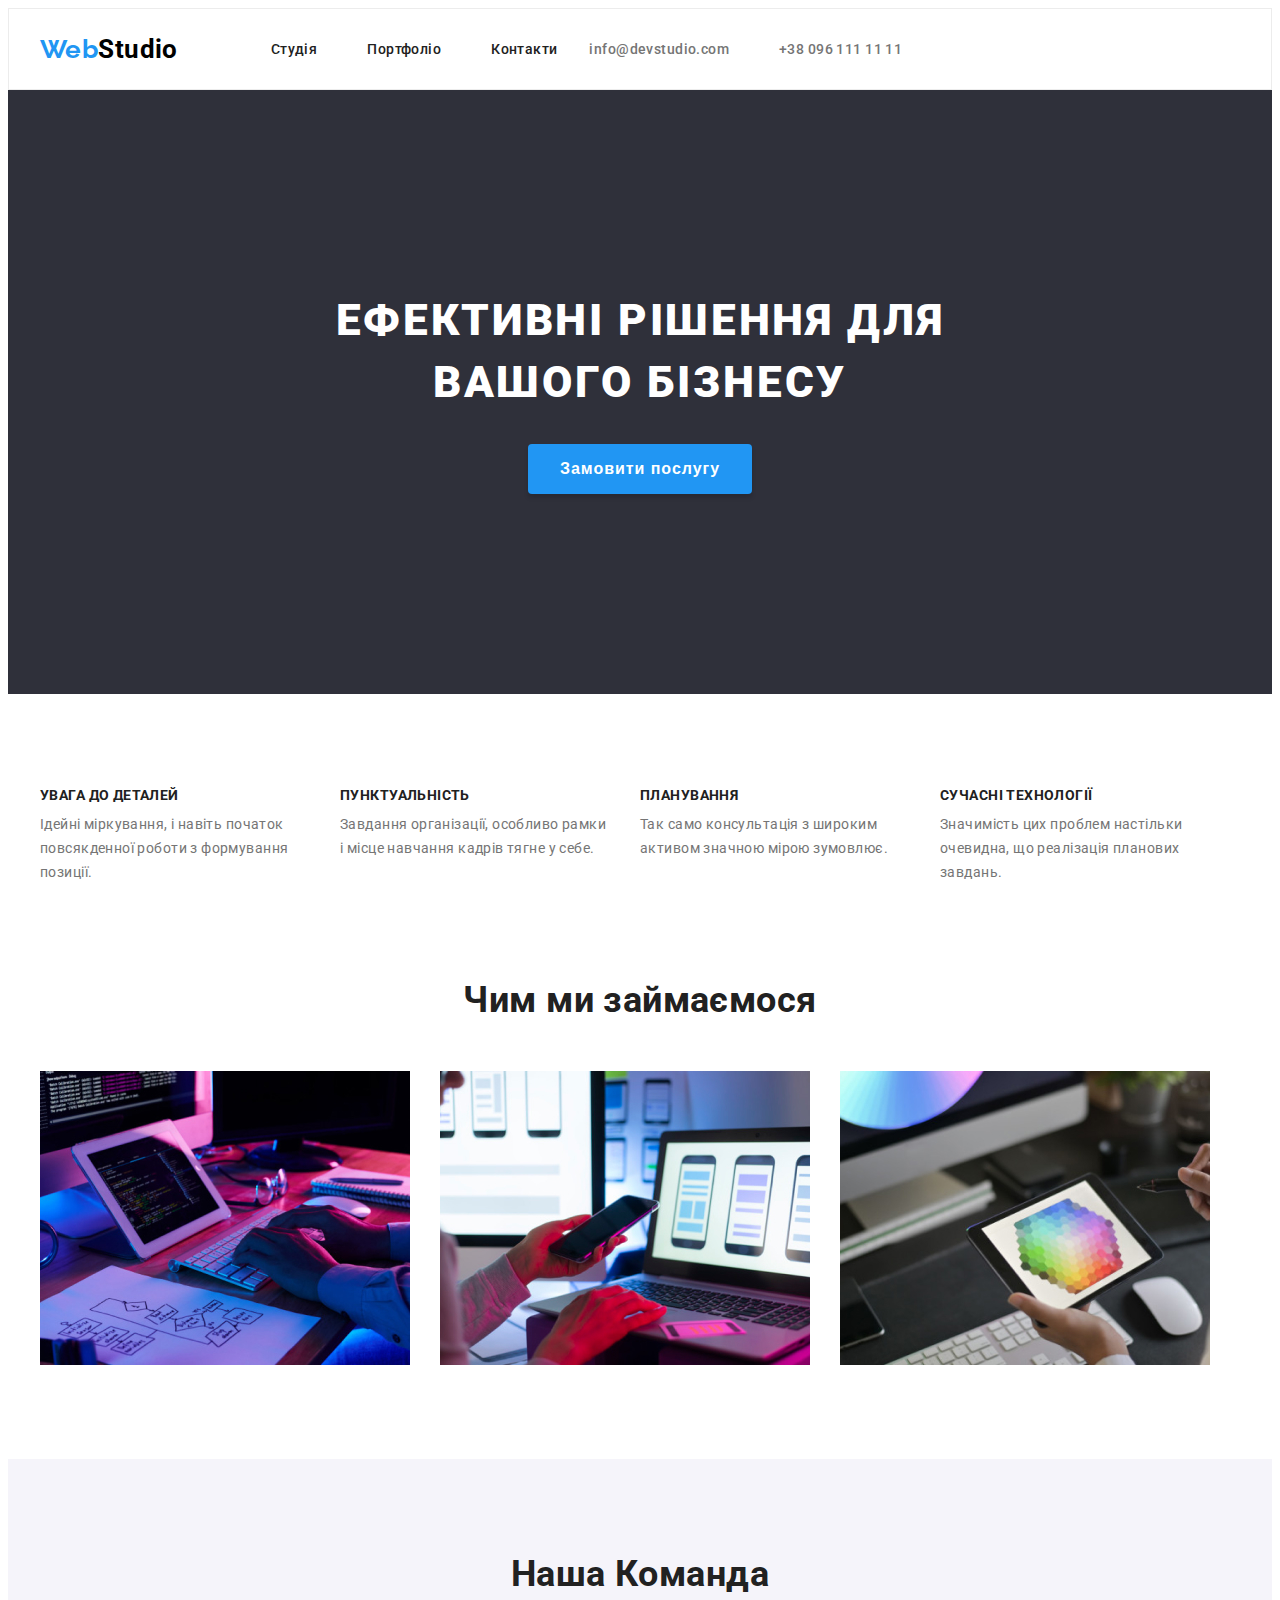
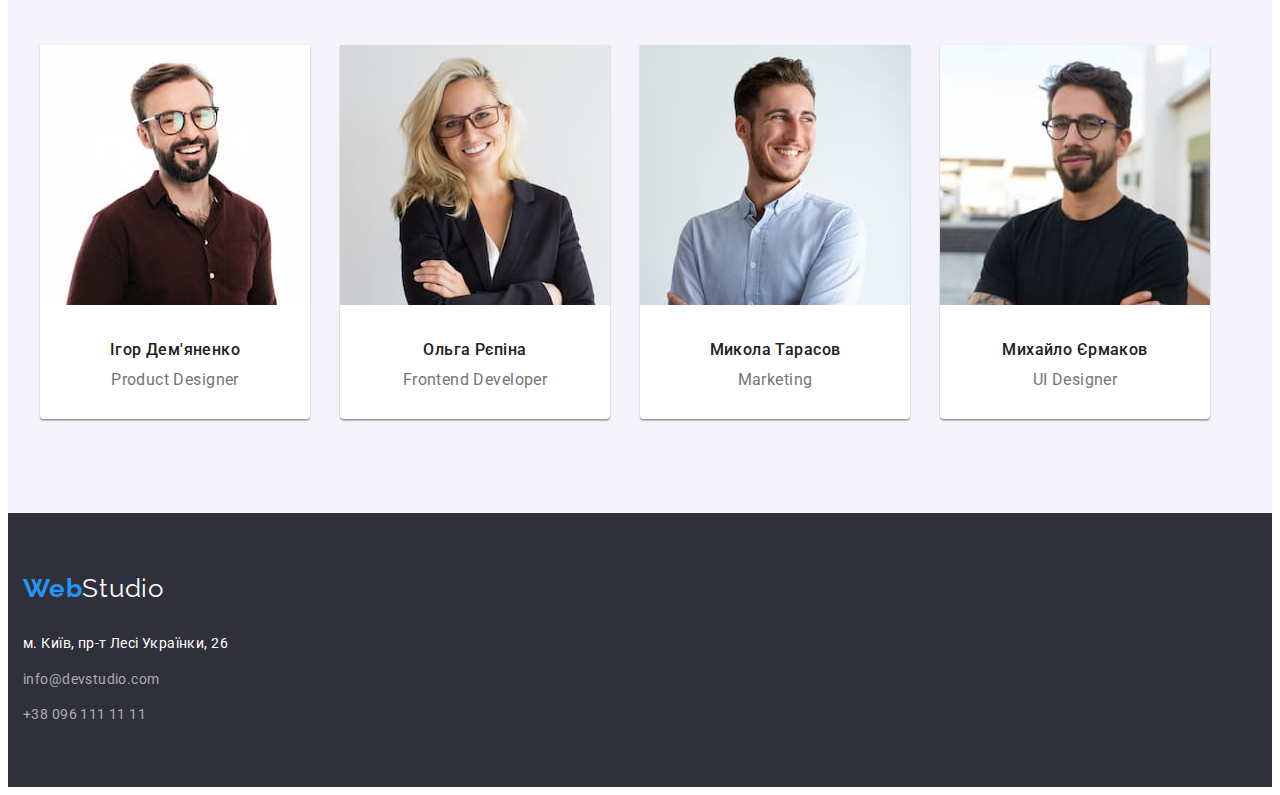
<file: index.html>
<!DOCTYPE html>
<html lang="uk">
  <head>
    <meta charset="UTF-8" />
    <meta http-equiv="X-UA-Compatible" content="IE=edge" />
    <meta name="viewport" content="width=device-width, initial-scale=1.0" />
    <title>Web Studio</title>
    <link rel="preconnect" href="https://fonts.googleapis.com" />
    <link rel="preconnect" href="https://fonts.gstatic.com" crossorigin />
    <link
      href="https://fonts.googleapis.com/css2?family=Raleway:wght@700&family=Roboto:wght@400;500;700;900&display=swap"
      rel="stylesheet"
    />
    <link
      rel="stylesheet"
      href="https://cdnjs.cloudflare.com/ajax/libs/modern-normalize/1.1.0/modern-normalize.min.css"
      integrity="sha512-wpPYUAdjBVSE4KJnH1VR1HeZfpl1ub8YT/NKx4PuQ5NmX2tKuGu6U/JRp5y+Y8XG2tV+wKQpNHVUX03MfMFn9Q=="
      crossorigin="anonymous"
      referrerpolicy="no-referrer"
    />
    <link rel="stylesheet" href="css/styles.css" />
  </head>

  <body>
    <!--Шапка сайту-->
    <header class="header">
      <div class="container-header container">
        <nav class="header-nav">
          <a href="index.html" class="header-logo"> <span class="logo">Web</span>Studio</a>
          <!--Навігація на інші сторінки-->
          <ul class="header-nav-items">
            <li class="header-nav-item">
              <a class="header-link link" href="index.html">Студія</a>
            </li>
            <li class="header-nav-item">
              <a class="header-link link" href="portfolio.html">Портфоліо</a>
            </li>
            <li class="header-nav-item">
              <a class="header-link link" href="http://контакти">Контакти</a>
            </li>
          </ul>
        </nav>
        <ul class="contact-items">
          <li class="contact-item">
            <a class="contact-link link" href="mailto:info@devstudio.com">info@devstudio.com</a>
          </li>
          <li class="contact-item">
            <a class="contact-link link" href="tel:+380961111111">+38 096 111 11 11</a>
          </li>
        </ul>
      </div>
    </header>
    <main class="main-studio">
      <!--Слонаг Компанії-->

      <section class="hero section">
        <div class="cotainer">
          <h1 class="hero-title">Ефективні рішення для вашого бізнесу</h1>
          <button class="button" type="button">Замовити послугу</button>
        </div>
      </section>

      <!--Особливості-->
      <section class="section">
        <div class="container">
          <h2 class="visually-hidden">Особливості</h2>
          <ul class="feature-items">
            <li class="feature-item">
              <h3 class="feature-title">увага до деталей</h3>
              <p class="feature-article">
                Ідейні міркування, і навіть початок повсякденної роботи з формування позиції.
              </p>
            </li>
            <li class="feature-item">
              <h3 class="feature-title">пунктуальність</h3>
              <p class="feature-article">
                Завдання організації, особливо рамки і місце навчання кадрів тягне у себе.
              </p>
            </li>
            <li class="feature-item">
              <h3 class="feature-title">планування</h3>
              <p class="feature-article">
                Так само консультація з широким активом значною мірою зумовлює.
              </p>
            </li>
            <li class="feature-item">
              <h3 class="feature-title">сучасні технології</h3>
              <p class="feature-article">
                Значимість цих проблем настільки очевидна, що реалізація планових завдань.
              </p>
            </li>
          </ul>
        </div>
      </section>
      <!--Вид діяльності-->
      <section class="section work">
        <div class="container">
          <h2 class="activity-title">Чим ми займаємося</h2>
          <ul class="activity-items">
            <li class="activity-item">
              <img src="imeges/programming.jpg" alt="Розробка програмування" width="370" />
            </li>
            <li class="activity-item">
              <img src="imeges/applications.jpg" alt="Робота над додатками" width="370" />
            </li>
            <li class="activity-item">
              <img src="imeges/designsites.jpg" alt="Палітра кольорів дизайну" width="370" />
            </li>
          </ul>
        </div>
      </section>
      <!--Команда-->
      <section class="section team">
        <div class="container">
          <h2 class="team-title">Наша Команда</h2>
          <ul class="team-items">
            <li class="team-item">
              <img src="./imeges/productdesigner.jpg" alt="Чоловік в окулярах" width="270" />
              <div class="team-box">
                <h3 class="team-member">Ігор Дем'яненко</h3>

                <p class="team-position" lang="en">Product Designer</p>
              </div>
            </li>
            <li class="team-item">
              <img src="./imeges/frontenddeveloper.jpg" alt="Жінка в окулярах" width="270" />
              <div class="team-box">
                <h3 class="team-member">Ольга Рєпіна</h3>
                <p class="team-position" lang="en">Frontend Developer</p>
              </div>
            </li>

            <li class="team-item">
              <img src="./imeges/marketing.jpg" alt="Чоловік усміхається" width="270" />
              <div class="team-box">
                <h3 class="team-member">Микола Тарасов</h3>
                <p class="team-position" lang="en">Marketing</p>
              </div>
            </li>
            <li class="team-item">
              <img src="./imeges/designer.jpg" alt="Чоловік в окулярах-2" width="270" />
              <div class="team-box">
                <h3 class="team-member">Михайло Єрмаков</h3>
                <p class="team-position" lang="en">UI Designer</p>
              </div>
            </li>
          </ul>
        </div>
      </section>
      <!--Підвал-->
      <footer class="footer">
        <div class="footer-container">
          <a class="footer-logo" href="index.html"><span class="logo">Web</span>Studio</a>
          <address>
            <ul class="address-items">
              <li class="address-item">
                <a
                  class="address-link"
                  href="https://goo.gl/maps/SYyKEhNdgxeaFnvq7"
                  target="_blank"
                  rel="noreferrer noopener"
                  >м. Київ, пр-т Лесі Українки, 26</a
                >
              </li>
              <li class="address-item">
                <a class="footer-link link" href="mailto:info@devstudio.com">info@devstudio.com</a>
              </li>
              <li class="address-item">
                <a class="footer-link link" href="tel:+380961111111">+38 096 111 11 11</a>
              </li>
            </ul>
          </address>
        </div>
      </footer>
    </main>
  </body>
</html>
</file>
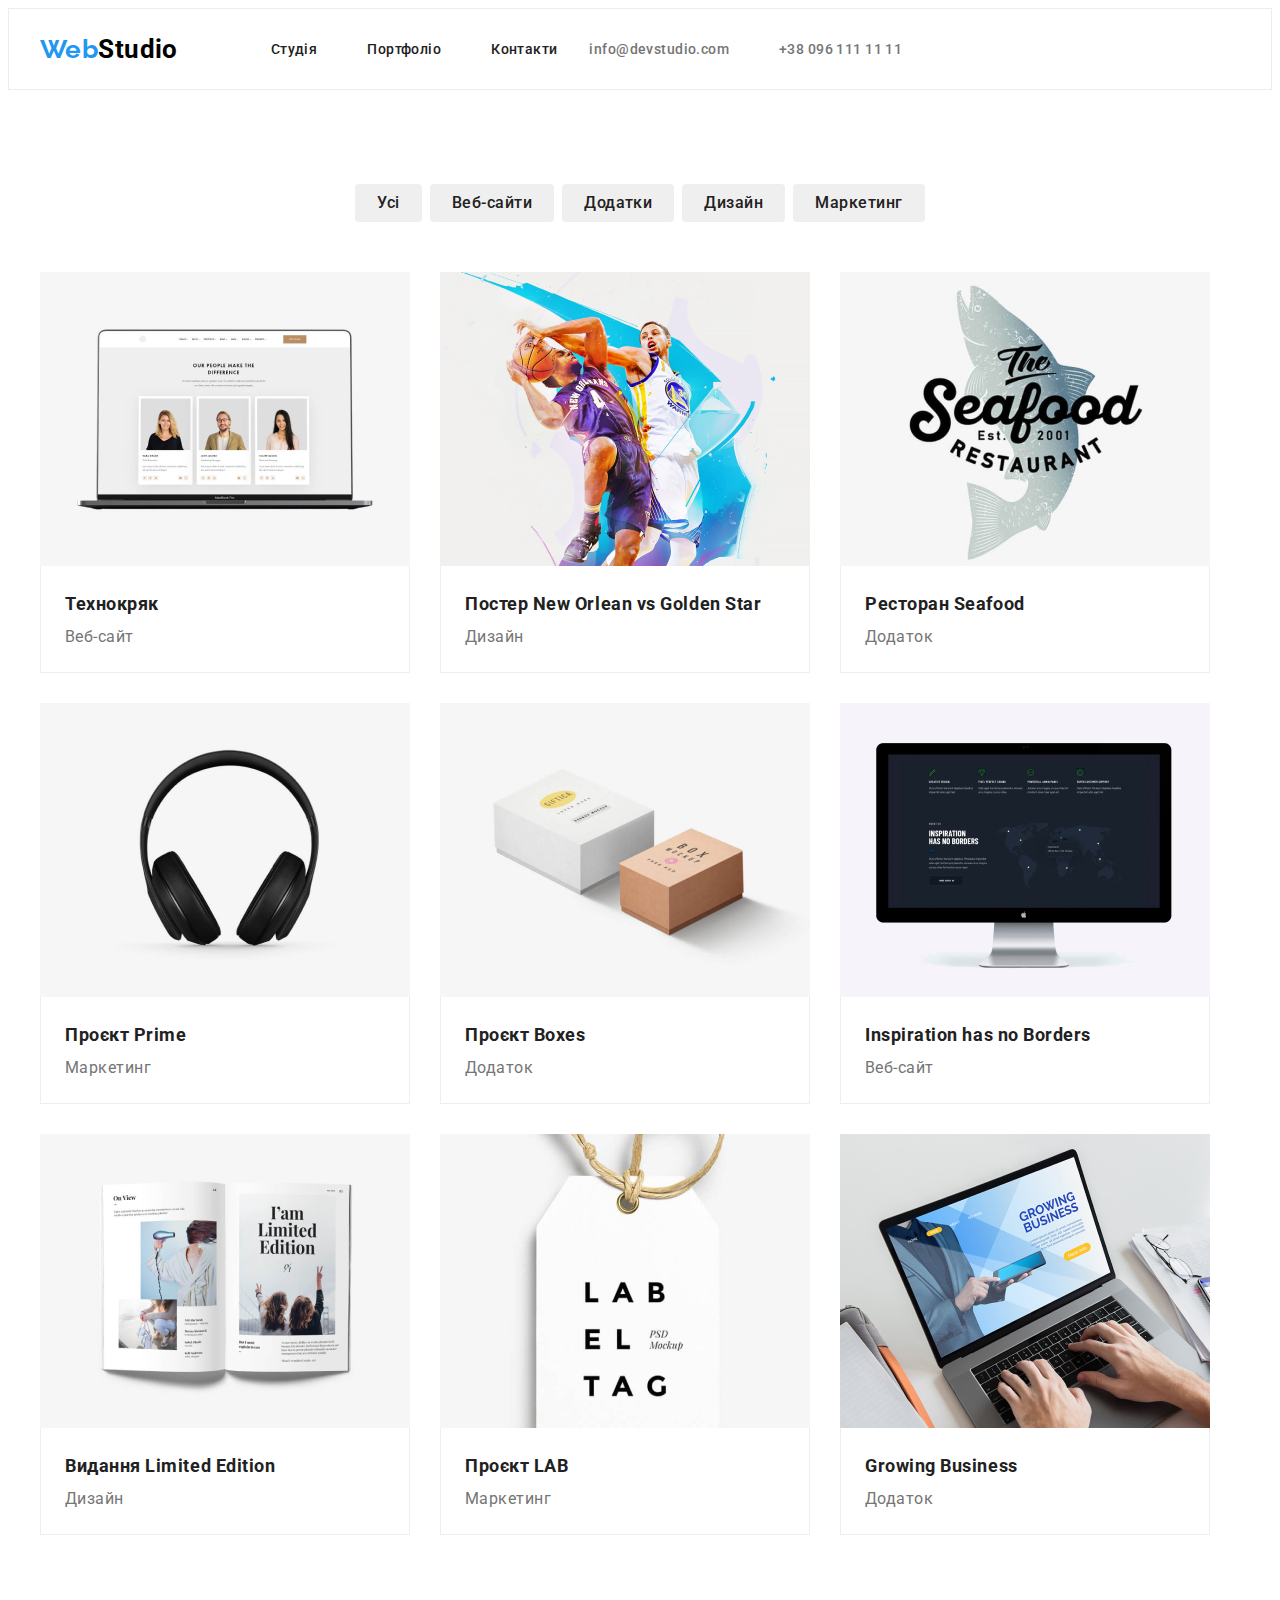
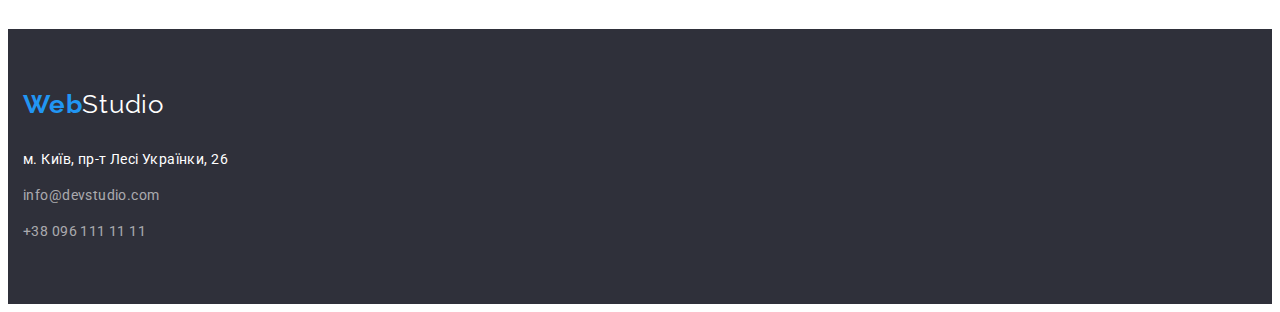
<file: portfolio.html>
<!DOCTYPE html>
<html lang="uk">
  <head>
    <meta charset="UTF-8" />
    <meta http-equiv="X-UA-Compatible" content="IE=edge" />
    <meta name="viewport" content="width=device-width, initial-scale=1.0" />
    <title>Web Studio</title>
    <link rel="preconnect" href="https://fonts.googleapis.com" />
    <link rel="preconnect" href="https://fonts.gstatic.com" crossorigin />
    <link
      href="https://fonts.googleapis.com/css2?family=Raleway:wght@700&family=Roboto:wght@400;500;700;900&display=swap"
      rel="stylesheet"
    />
    <link
      rel="stylesheet"
      href="https://cdnjs.cloudflare.com/ajax/libs/modern-normalize/1.1.0/modern-normalize.min.css"
      integrity="sha512-wpPYUAdjBVSE4KJnH1VR1HeZfpl1ub8YT/NKx4PuQ5NmX2tKuGu6U/JRp5y+Y8XG2tV+wKQpNHVUX03MfMFn9Q=="
      crossorigin="anonymous"
      referrerpolicy="no-referrer"
    />
    <link rel="stylesheet" href="css/styles.css" />
  </head>

  <body>
    <!--Шапка сайту-->
    <header class="header">
      <div class="container-header container">
        <nav class="header-nav">
          <a href="index.html" class="header-logo"> <span class="logo">Web</span>Studio</a>
          <!--Навігація на інші сторінки-->

          <ul class="header-nav-items">
            <li class="header-nav-item">
              <a class="header-link link" href="index.html">Студія</a>
            </li>
            <li class="header-nav-item">
              <a class="header-link link" href="portfolio.html">Портфоліо</a>
            </li>
            <li class="header-nav-item">
              <a class="header-link link" href="http://контакти">Контакти</a>
            </li>
          </ul>
        </nav>
        <ul class="contact-items">
          <li class="contact-item">
            <a class="contact-link link" href="mailto:info@devstudio.com">info@devstudio.com</a>
          </li>
          <li class="contact-item">
            <a class="contact-link link" href="tel:+380961111111">+38 096 111 11 11</a>
          </li>
        </ul>
      </div>
    </header>
    <main class="main-portfolio">
      <!--Портфоліо-->
      <section class="section">
        <div class="container">
          <h1 class="visually-hidden">Портфоліо</h1>
          <ul class="button-items">
            <li class="button-item">
              <button class="button-portfolio" type="button">Усі</button>
            </li>
            <li class="button-item">
              <button class="button-portfolio" type="button">Веб-сайти</button>
            </li>
            <li class="button-item">
              <button class="button-portfolio" type="button">Додатки</button>
            </li>
            <li class="button-item">
              <button class="button-portfolio" type="button">Дизайн</button>
            </li>
            <li class="button-item">
              <button class="button-portfolio" type="button">Маркетинг</button>
            </li>
          </ul>
          <ul class="portfolio-items">
            <li class="portfolio-item">
              <img src="./imeges/technocrat.jpg" alt="Ноутбук з відкритим сайтом" width="370" />
              <h2 class="portfolio-title">Технокряк</h2>
              <p class="portfolio-article">Веб-сайт</p>
            </li>
            <li class="portfolio-item">
              <img src="./imeges/new-orlean.jpg" alt="Два баскетболіста" width="370" />
              <h2 class="portfolio-title">
                Постер <span lang="eu"> New Orlean vs Golden Star</span>
              </h2>
              <p class="portfolio-article">Дизайн</p>
            </li>
            <li class="portfolio-item">
              <img src="./imeges/seafood.jpg" alt="Логотип ресторану" width="370" />
              <h2 class="portfolio-title">Ресторан <span lang="eu">Seafood</span></h2>
              <p class="portfolio-article">Додаток</p>
            </li>
            <li class="portfolio-item">
              <img src="./imeges/prime.jpg" alt="Hаушники" />
              <h2 class="portfolio-title">Проєкт <span lang="eu">Prime</span></h2>
              <p class="portfolio-article">Маркетинг</p>
            </li>

            <li class="portfolio-item">
              <img src="./imeges/boxes.jpg" alt="Дві картонних коробки" width="370" />
              <h2 class="portfolio-title">Проєкт <span lang="eu">Boxes</span></h2>
              <p class="portfolio-article">Додаток</p>
            </li>
            <li class="portfolio-item">
              <img src="./imeges/borders.jpg" alt="Монітор компютера" width="370" />
              <h2 class="portfolio-title" lang="eu">Inspiration has no Borders</h2>
              <p class="portfolio-article">Веб-сайт</p>
            </li>
            <li class="portfolio-item">
              <img src="./imeges/limited-edition.jpg" alt="Журнал з фото" width="370" />
              <h2 class="portfolio-title">Видання <span lang="eu">Limited Edition</span></h2>
              <p class="portfolio-article">Дизайн</p>
            </li>
            <li class="portfolio-item">
              <img src="./imeges/lab.jpg" alt="Етикетка з назвою" width="370" />
              <h2 class="portfolio-title">Проєкт <span lang="eu">LAB</span></h2>
              <p class="portfolio-article">Маркетинг</p>
            </li>
            <li class="portfolio-item">
              <img src="./imeges/growing-business.jpg" alt="Розробка додатків" width="370" />
              <h2 class="portfolio-title" lang="eu">Growing Business</h2>
              <p class="portfolio-article">Додаток</p>
            </li>
          </ul>
        </div>
      </section>
      <!--Підвал-->
      <footer class="footer">
        <div class="footer-container">
          <a class="footer-logo" href="index.html"><span class="logo">Web</span>Studio</a>
          <address>
            <ul class="address-items">
              <li class="address-item">
                <a
                  class="address-link"
                  href="https://goo.gl/maps/SYyKEhNdgxeaFnvq7"
                  target="_blank"
                  rel="noreferrer noopener"
                  >м. Київ, пр-т Лесі Українки, 26</a
                >
              </li>
              <li class="address-item">
                <a class="footer-link link" href="mailto:info@devstudio.com">info@devstudio.com</a>
              </li>
              <li class="address-item">
                <a class="footer-link link" href="tel:+380961111111">+38 096 111 11 11</a>
              </li>
            </ul>
          </address>
        </div>
      </footer>
    </main>
  </body>
</html>
</file>
<file: css/styles.css>
:root {
  --primary-color: #212121;
  --second-color: #757575;
  --third-color: #ffffff;
  --accent-color: #2196f3;
}

body {
  font-family: 'Roboto', 'sans-serif ';
  background-color: var(--third-color);
  font-size: 14px;
  color: var(--primary-color);
  letter-spacing: 0.03em;
}

ul {
  list-style: none;
  margin: 0;
  padding: 0;
}

p,
h1,
h2,
h3 {
  margin: 0;
}

img {
  display: block;
  max-width: 100%;
  height: auto;
}

.link:focus {
  color: var(--accent-color);
}

.link:hover {
  color: var(--accent-color);
  cursor: pointer;
}

.link {
  text-decoration-line: none;
}

.container {
  width: 1200px;
  margin: 0 auto;
  padding: 0 15px;
}

.section {
  padding: 94px 0;
}

/* ХЕДЕР */

.header {
  border: 1px solid #ececec;
}

.container-header {
  display: flex;
  text-align: center;
}

.header-nav {
  display: flex;
  text-align: center;
}

.header-logo {
  text-align: center;
  font-weight: 700;
  font-size: 26px;
  line-height: 1.2;
  text-decoration-line: none;
  color: #000000;
  padding: 25px 93px 0 0;
}

.logo {
  text-align: center;
  font-family: 'Raleway';
  font-weight: 700;
  font-size: 26px;
  line-height: 1.2;
  color: var(--accent-color);
}

/*Навігація на інші сторінки*/

.header-nav-items {
  display: flex;
  align-self: center;
  
}

.header-nav-item:not(:last-child) {
  margin-right: 50px;
}

.header-link {
  text-decoration-line: none;
  font-weight: 500;
  line-height: 1.1;
  color: var(--primary-color);
}

.contact-items {
  display: flex;
  padding: 32px;

}

.contact-item:not(:last-child) {
  margin-right: 50px;
}

.contact-link {
  color: var(--second-color);
  text-decoration-line: none;
  font-weight: 500;
  line-height: 1.1;
}

/*  Слонаг Компанії  */

.hero {
  background: #2f303a;
  padding: 200px 0;
  text-align: center;
}

.hero-title {
  font-weight: 900;
  font-size: 44px;
  line-height: 1.4;
  width: 696px;
  letter-spacing: 0.06em;
  text-transform: uppercase;
  margin: 0 auto;
  color: var(--third-color);
}

.button {
  background: #2196f3;
  box-shadow: 0px 4px 4px rgba(0, 0, 0, 0.15);
  border-radius: 4px;
  font-weight: 700;
  font-size: 16px;
  line-height: 1.9;
  min-width: 216px;
  padding: 10px 32px;
  margin-top: 30px;
  letter-spacing: 0.06em;
  color: var(--third-color);
  cursor: pointer;
  border: none;
}

.button:focus {
  background-color: #188ce8;
}

.button:hover {
  background: #188ce8;
}

/*  Особливості  */

.visually-hidden {
  position: absolute;
  white-space: nowrap;
  width: 1px;
  height: 1px;
  overflow: hidden;
  border: 0;
  padding: 0;
  clip: rect(0 0 0 0);
  clip-path: inset(50%);
  margin: -1px;
}

.feature-items {
  display: flex;
}

.feature-item {
  width: 270px;
}

.feature-item:not(:last-child) {
  margin-right: 30px;
}

.feature-title {
  text-transform: uppercase;
  font-size: 14px;
  line-height: 1.1;
  margin-bottom: 10px;
}

.feature-article {
  line-height: 1.71;
  color: var(--second-color);
}

/*  Вид діяльності  */
.work {
  padding-top: 0;
}

.activity-title {
  font-size: 36px;
  line-height: calc(42 / 36);
  text-align: center;
  margin: 0;
  margin-bottom: 50px;
}

.activity-items {
  display: flex;
}

.activity-item:not(:last-child) {
  margin-right: 30px;
}

/*  Команда  */
.team {
  background-color: #f5f4fa;
}

.team-title {
  font-size: 36px;
  line-height: calc(42 / 36);
  text-align: center;
  margin-bottom: 50px;
}

.team-items {
  display: flex;
  text-align: center;
}

.team-item {
  min-width: 270px;
  background-color: #ffffff;
  box-shadow: 0px 1px 3px rgba(0, 0, 0, 0.12), 0px 1px 1px rgba(0, 0, 0, 0.14),
    0px 2px 1px rgba(0, 0, 0, 0.2);
  border-radius: 0px 0px 4px 4px;
}

.team-item:not(:last-child) {
  margin-right: 30px;
}
.team-box {
  padding: 30px 0;
}
.team-member {
  font-weight: 500;
  font-size: 16px;
  line-height: 1.9;
  margin-bottom: 4px;

  color: var(--primary-color);
}

.team-position {
  color: var(--second-color);
  font-size: 16px;
  line-height: 1.19;
  margin: 0;
}

/*  ФУТЕР  */

.footer-container {
  background: #2f303a;
  padding: 60px 15px;
  display: block;
}

.footer-logo {
  color: var(--third-color);
  font-family: 'Raleway';
  font-size: 26px;
  line-height: 1.2;
  letter-spacing: 0.03em;
  text-decoration: none;
  display: block;
  margin-bottom: 28px;
}

.address-items {
  padding: 0;
}

.address-item:not(:last-child) {
  margin-bottom: 12px;
}

.address-link {
  font-style: normal;

  line-height: 1.7;
  text-decoration-line: none;

  color: var(--third-color);
}

.footer-link {
  font-style: normal;

  line-height: 1.7;

  color: rgba(255, 255, 255, 0.6);
}

/*  ПОРТФОЛІО  */

.button-portfolio {
  font-family: 'Roboto';
  font-weight: 500;
  font-size: 16px;
  line-height: 1.6;
  letter-spacing: 0.03em;
  border: none;
  border-radius: 4px;
  color: var(--primary-color);
  padding: 6px 22px;
}

.button-portfolio:hover {
  background: var(--accent-color);

  border-radius: 4px;
  color: var(--third-color);
  cursor: pointer;
}

.button-portfolio:focus {
  background: var(--accent-color);

  border-radius: 4px;
  color: #ffffff;
}

.button-items {
  display: flex;
  text-align: center;
  justify-content: center;
  margin-bottom: 50px;
}

.button-items :not(:last-child) {
  padding-right: 8px;
}

.portfolio-items {
  display: flex;
  flex-wrap: wrap;
  gap: 30px;
  gap: calc(100%-60px / 3);
}

.portfolio-item {
  width: 370px;
  background: #ffffff;
}

.portfolio-title {
  font-size: 18px;
  line-height: 2;
  letter-spacing: 0.03em;
  padding: 20px 0 0 24px;
  border-left: 1px solid #eeeeee;
  border-right: 1px solid #eeeeee;
}

.portfolio-article {
  color: var(--second-color);
  font-size: 16px;
  line-height: 1.88;
  letter-spacing: 0.03em;
  padding: 0 0 20px 24px;
  border-left: 1px solid #eeeeee;
  border-right: 1px solid #eeeeee;
  border-bottom: 1px solid #eeeeee;
}
</file>
